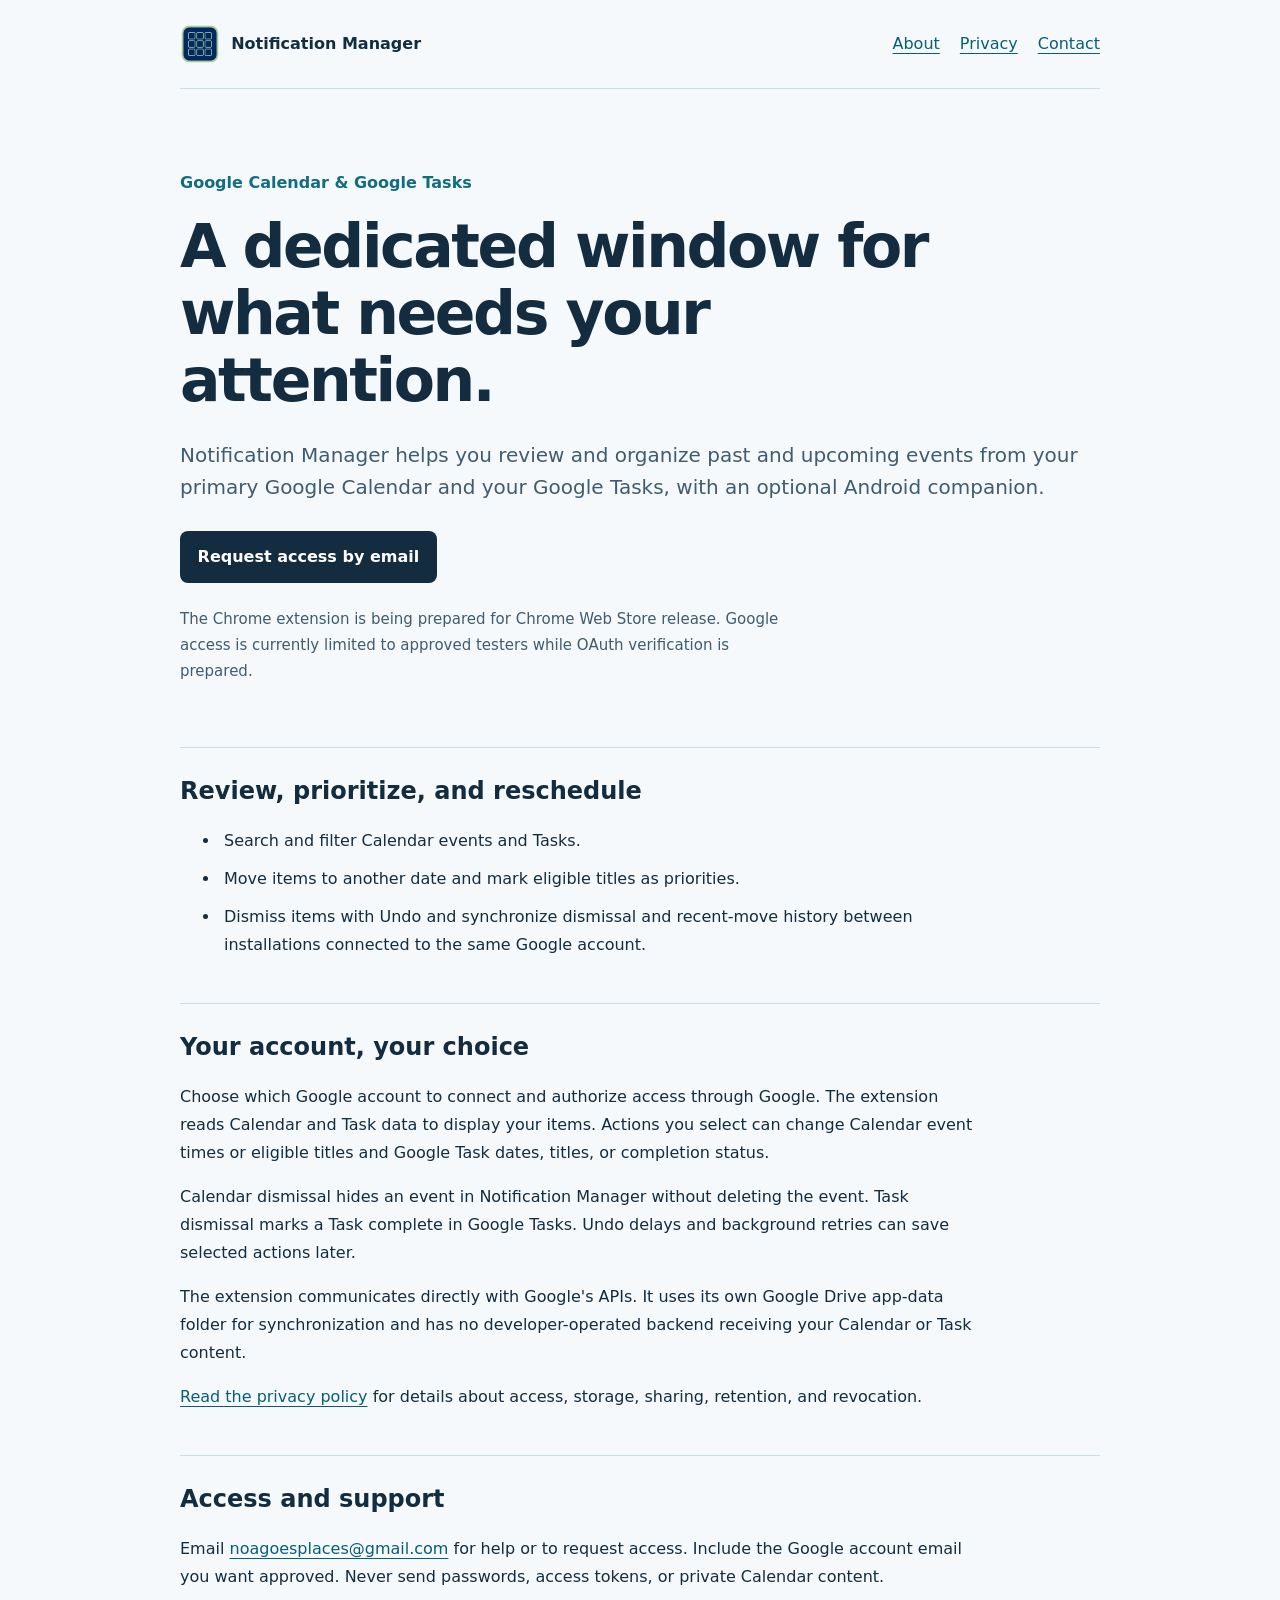
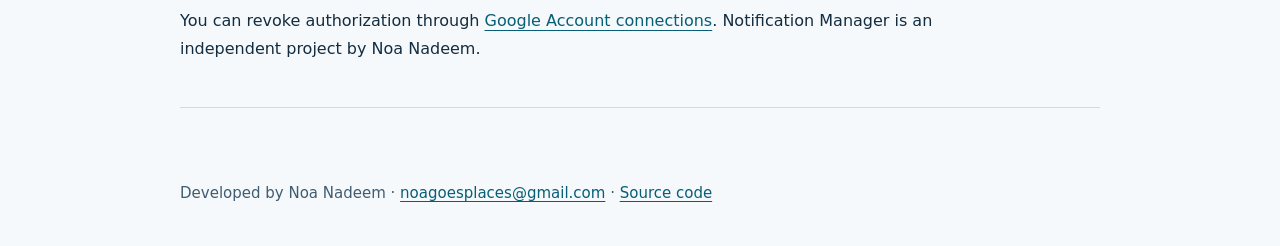
<file: website/public/index.html>
<!doctype html>
<html lang="en"><head><meta charset="utf-8"><meta name="viewport" content="width=device-width,initial-scale=1">
<meta name="google-site-verification" content="mrBBhHex5GeOYQMQz_U6K-GMrt7A_SNl7lJ9VkOSQeY">
<title>Notification Manager</title><meta name="description" content="Review and organize your primary Google Calendar and Google Tasks in a dedicated Chrome window.">
<link rel="icon" href="icon.png"><link rel="stylesheet" href="styles.css"></head>
<body><header><a class="brand" href="./"><img src="icon.png" width="40" height="40" alt="">Notification Manager</a><nav aria-label="Main navigation"><a href="./">About</a><a href="privacy.html">Privacy</a><a href="mailto:noagoesplaces@gmail.com">Contact</a></nav></header>
<main><section class="intro"><p class="eyebrow">Google Calendar &amp; Google Tasks</p><h1>A dedicated window for what needs your attention.</h1><p class="lead">Notification Manager helps you review and organize past and upcoming events from your primary Google Calendar and your Google Tasks, with an optional Android companion.</p><a class="button" href="mailto:noagoesplaces@gmail.com?subject=Notification%20Manager%20access%20request">Request access by email</a><p class="availability">The Chrome extension is being prepared for Chrome Web Store release. Google access is currently limited to approved testers while OAuth verification is prepared.</p></section>
<section><h2>Review, prioritize, and reschedule</h2><ul><li>Search and filter Calendar events and Tasks.</li><li>Move items to another date and mark eligible titles as priorities.</li><li>Dismiss items with Undo and synchronize dismissal and recent-move history between installations connected to the same Google account.</li></ul></section>
<section><h2>Your account, your choice</h2><p>Choose which Google account to connect and authorize access through Google. The extension reads Calendar and Task data to display your items. Actions you select can change Calendar event times or eligible titles and Google Task dates, titles, or completion status.</p><p>Calendar dismissal hides an event in Notification Manager without deleting the event. Task dismissal marks a Task complete in Google Tasks. Undo delays and background retries can save selected actions later.</p><p>The extension communicates directly with Google's APIs. It uses its own Google Drive app-data folder for synchronization and has no developer-operated backend receiving your Calendar or Task content.</p><p><a href="privacy.html">Read the privacy policy</a> for details about access, storage, sharing, retention, and revocation.</p></section>
<section><h2>Access and support</h2><p>Email <a href="mailto:noagoesplaces@gmail.com">noagoesplaces@gmail.com</a> for help or to request access. Include the Google account email you want approved. Never send passwords, access tokens, or private Calendar content.</p><p>You can revoke authorization through <a href="https://myaccount.google.com/connections">Google Account connections</a>. Notification Manager is an independent project by Noa Nadeem.</p></section></main><footer>Developed by Noa Nadeem · <a href="mailto:noagoesplaces@gmail.com">noagoesplaces@gmail.com</a> · <a href="https://github.com/NoaNadeem/notification_manager">Source code</a></footer></body></html>
</file>
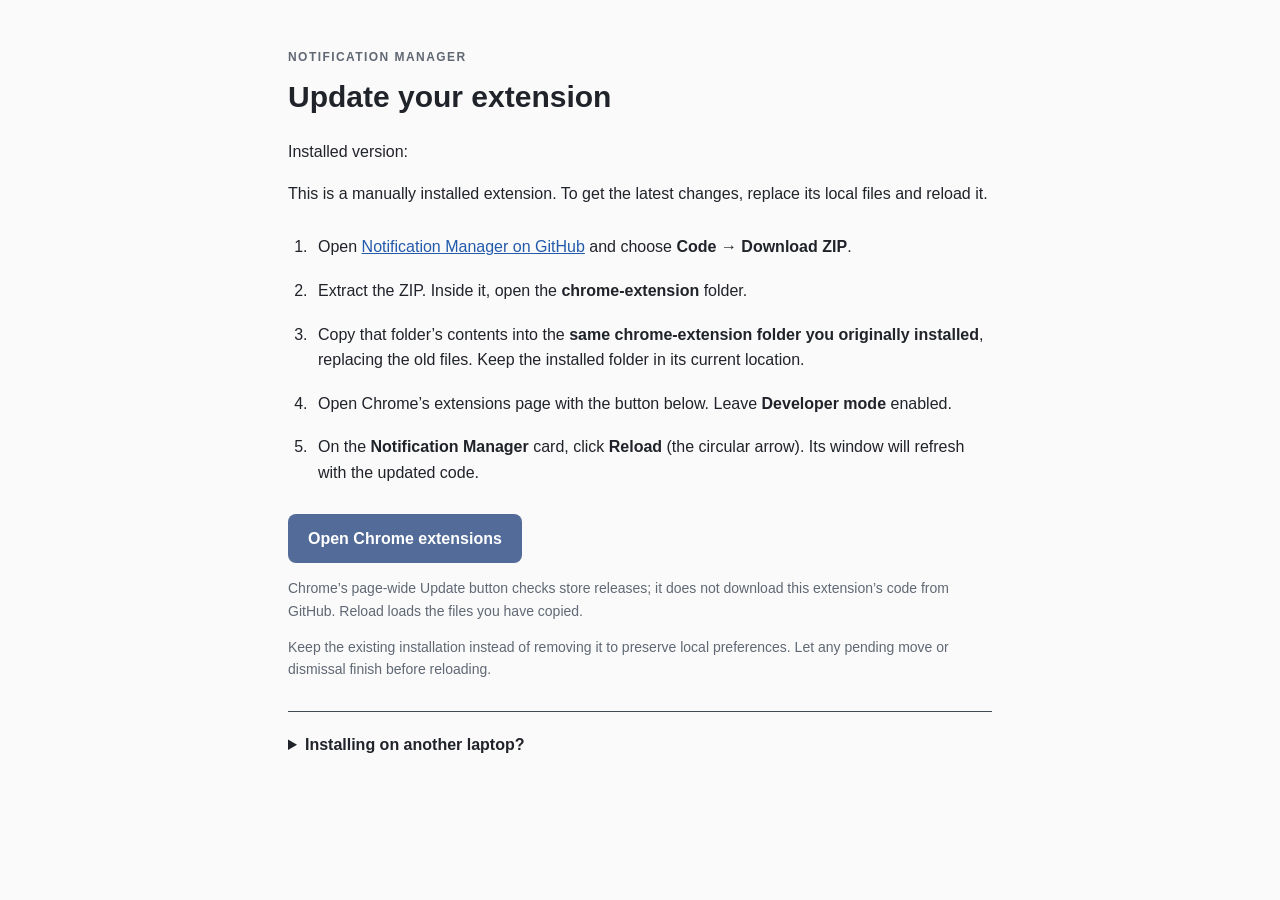
<file: chrome-extension/update.html>
<!doctype html>
<html lang="en">
<head>
  <meta charset="utf-8">
  <meta name="viewport" content="width=device-width, initial-scale=1">
  <title>Update Notification Manager</title>
  <link rel="stylesheet" href="update.css">
  <script type="module" src="update.js"></script>
</head>
<body>
  <main>
    <p class="eyebrow">NOTIFICATION MANAGER</p>
    <h1>Update your extension</h1>
    <p>Installed version: <strong id="version"></strong></p>
    <p>This is a manually installed extension. To get the latest changes, replace its local files and reload it.</p>
    <ol>
      <li>Open <a href="https://github.com/NoaNadeem/notification_manager" target="_blank" rel="noopener noreferrer">Notification Manager on GitHub</a> and choose <strong>Code → Download ZIP</strong>.</li>
      <li>Extract the ZIP. Inside it, open the <strong>chrome-extension</strong> folder.</li>
      <li>Copy that folder’s contents into the <strong>same chrome-extension folder you originally installed</strong>, replacing the old files. Keep the installed folder in its current location.</li>
      <li>Open Chrome’s extensions page with the button below. Leave <strong>Developer mode</strong> enabled.</li>
      <li>On the <strong>Notification Manager</strong> card, click <strong>Reload</strong> (the circular arrow). Its window will refresh with the updated code.</li>
    </ol>
    <button id="open-extensions" type="button">Open Chrome extensions</button>
    <p id="error" role="alert"></p>
    <p class="note">Chrome’s page-wide Update button checks store releases; it does not download this extension’s code from GitHub. Reload loads the files you have copied.</p>
    <p class="note">Keep the existing installation instead of removing it to preserve local preferences. Let any pending move or dismissal finish before reloading.</p>
    <details>
      <summary>Installing on another laptop?</summary>
      <p>Download and extract the same GitHub ZIP. Move the extracted folder to a permanent location, then open <code>chrome://extensions</code>, enable Developer mode, and choose <strong>Load unpacked</strong>. Select the <strong>chrome-extension</strong> folder that contains <code>manifest.json</code>.</p>
      <p>Use the Chrome profile for the same Google account as your phone. Open Notification Manager and connect Google. Dismissals and recent move history sync through Drive; local preferences must be set again.</p>
      <p>The extension ID should be <code>halmnakmjhbkchjgmbonmhadenodlhhd</code>.</p>
    </details>
  </main>
</body>
</html>
</file>
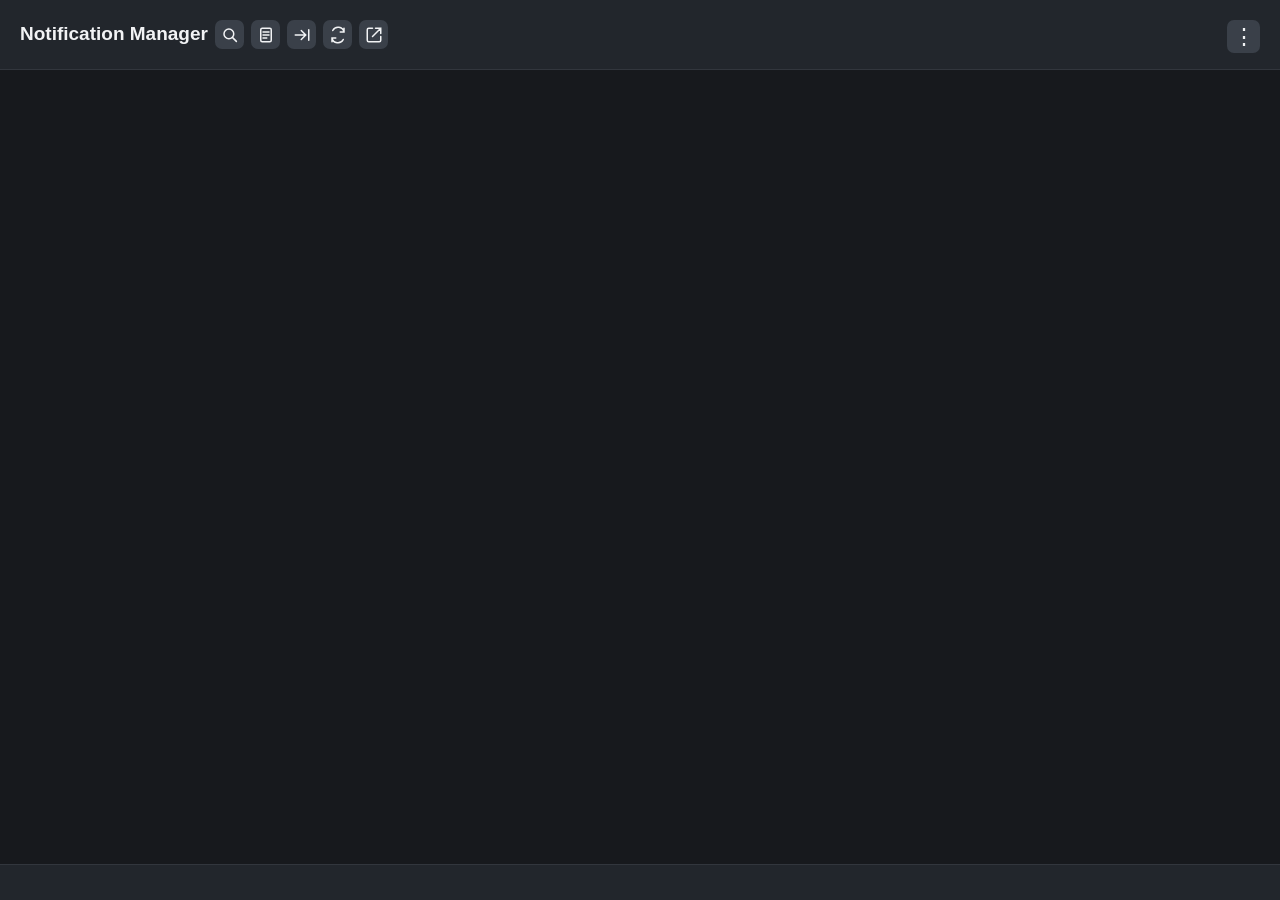
<file: chrome-extension/window.html>
<!doctype html>
<html lang="en">
<head>
  <meta charset="utf-8">
  <meta name="viewport" content="width=device-width, initial-scale=1">
  <title>Notification Manager</title>
  <link rel="stylesheet" href="window.css">
</head>
<body>
  <header>
    <div class="header-main">
      <div id="header-heading" class="header-heading">
        <span class="header-title">Notification Manager</span>
        <button id="search-toggle" class="icon-button search-icon" title="Search events" aria-label="Search events">
          <svg viewBox="0 0 24 24" aria-hidden="true"><circle cx="10.5" cy="10.5" r="6.5"></circle><path d="m15.5 15.5 5 5"></path></svg>
        </button>
        <button id="real-events-toggle" class="icon-button search-icon" title="Show real events only" aria-label="Show real events only" aria-pressed="false">
          <svg viewBox="0 0 24 24" aria-hidden="true"><rect x="5" y="3" width="14" height="18" rx="2"></rect><path d="M8 8h8M8 12h8M8 16h5"></path></svg>
        </button>
        <button id="move-to-now" class="icon-button search-icon" title="Move past personal items to now" aria-label="Move past personal items to now" disabled>
          <svg viewBox="0 0 24 24" aria-hidden="true"><path d="M17 12H3M11 18l6-6-6-6M21 5v14"></path></svg>
        </button>
        <button id="header-refresh" class="icon-button search-icon" title="Refresh events" aria-label="Refresh events">
          <svg viewBox="0 0 24 24" aria-hidden="true"><path d="M20 8a8 8 0 0 0-15-2M4 16a8 8 0 0 0 15 2M20 3v5h-5M4 21v-5h5"></path></svg>
        </button>
        <button id="open-in-tab" class="icon-button search-icon" title="Open in Chrome tab" aria-label="Open in Chrome tab">
          <svg viewBox="0 0 24 24" aria-hidden="true"><path d="M14 3h7v7M21 3l-11 11M10 3H5a2 2 0 0 0-2 2v14a2 2 0 0 0 2 2h14a2 2 0 0 0 2-2v-5"></path></svg>
        </button>
      </div>
      <div id="search-controls" hidden>
        <input id="search-query" type="search" placeholder="Search loaded events" aria-label="Search loaded events">
        <button id="search-close" class="icon-button" aria-label="Close search">×</button>
      </div>
      <div id="account" class="account"><span id="account-clock"></span><span id="sync-warning" class="sync-warning" role="status"></span><span id="save-warning" class="sync-warning" role="status"></span></div>
    </div>
    <button id="menu-toggle" class="icon-button" title="Menu" aria-label="Menu" aria-expanded="false">⋮</button>
    <nav id="menu" aria-label="Notification Manager settings" hidden>
      <button id="reconnect-google">Reconnect Google access</button>
      <button id="logout">⇥ &nbsp; Disconnect / Switch Chrome Profile</button>
      <div id="account-email" class="menu-account"></div>
      <button id="sync-open"><span id="sync-menu-label">Sync issues</span></button>
      <button id="retry-saves" hidden>Retry unsaved actions</button>
      <button id="recent-dismissals-open">Recent dismissals</button>
      <button id="recent-moves-open">Events recently moved</button>
      <button id="undo-last" title="Undo last action" disabled>↶ &nbsp; Undo last action</button>
      <button id="refresh">↻ &nbsp; Refresh events</button>
      <button id="presets-open">Window: <span id="preset-label">Current: 7 days back to today</span></button>
      <button id="estimate-storage" hidden>Estimate 1-year storage</button>
      <button id="day-move-toggle" title="Day buttons for short events without other attendees. Click to switch between 6am local time and exact 24-hour increments.">Small-event day moves: <span id="day-move-label">6am local</span></button>
      <button id="undo-time-open">Undo Time: <span id="undo-time-label">2 seconds</span></button>
      <button id="theme-toggle">Dark mode: On</button>
      <button id="skins-open">Skins</button>
      <button id="update-open">Update</button>
      <button id="request-access-menu">Request access</button>
    </nav>
  </header>
  <div id="notice" class="notice" role="status"></div>
  <div id="info" class="info" role="status"></div>
  <section id="connect-panel" class="connect-panel" hidden>
    <p>Connect this Chrome profile to access your Calendar, Tasks, and sync.</p>
    <div class="connect-actions">
      <button id="connect">Reconnect Google access</button>
      <button id="request-access" class="secondary">Request access</button>
    </div>
    <p class="access-help">Access is currently by invitation. Request approval for the Google account you want to connect.</p>
    <p id="request-access-status" class="access-help" role="status" aria-live="polite"></p>
  </section>
  <div id="pull-indicator" role="status" hidden></div>
  <main id="event-list" aria-label="Calendar events"></main>
  <footer><span id="count"></span></footer>
  <dialog id="presets-dialog">
    <h2>Review window</h2>
    <div id="preset-choices"></div>
    <button id="lookback-open">Custom lookback: <span id="lookback-label">7 days</span></button>
    <button id="lookahead-open">Custom lookahead: <span id="lookahead-label">0 days</span></button>
    <div class="dialog-actions"><button id="presets-cancel">Cancel</button></div>
  </dialog>
  <dialog id="sync-dialog">
    <h2>Sync details</h2>
    <p id="sync-detail" style="white-space:pre-line"></p>
    <div class="dialog-actions"><button id="sync-close">Close</button></div>
  </dialog>
  <dialog id="recent-dismissals-dialog">
    <h2>Recent dismissals</h2>
    <div id="recent-dismissals-list" aria-live="polite"></div>
    <div class="dialog-actions"><button id="recent-dismissals-close">Close</button></div>
  </dialog>
  <dialog id="recent-moves-dialog">
    <h2>Events recently moved</h2>
    <div id="recent-moves-list" aria-live="polite"></div>
    <div class="dialog-actions"><button id="recent-moves-close">Close</button></div>
  </dialog>
  <dialog id="lookback-dialog">
    <h2>Show past events</h2>
    <button data-days="7">Last 7 days</button>
    <button data-days="14">Last 14 days</button>
    <button data-days="30">Last 30 days</button>
    <label>Custom days (1–365) <input id="custom-lookback" type="number" min="1" max="365" step="1"></label>
    <div class="dialog-actions"><button id="lookback-cancel">Cancel</button><button id="lookback-apply">Apply</button></div>
  </dialog>
  <dialog id="lookahead-dialog">
    <h2>Show upcoming events</h2>
    <button data-ahead-days="0">Through today</button>
    <button data-ahead-days="1">Through tomorrow</button>
    <button data-ahead-days="3">Through 3 days ahead</button>
    <button data-ahead-days="7">Through 7 days ahead</button>
    <button data-ahead-days="14">Through 14 days ahead</button>
    <button data-ahead-days="30">Through 30 days ahead</button>
    <label>Custom days (0–36500) <input id="custom-lookahead" type="number" min="0" max="36500" step="1"></label>
    <div class="dialog-actions"><button id="lookahead-cancel">Cancel</button><button id="lookahead-apply">Apply</button></div>
  </dialog>
  <dialog id="undo-time-dialog">
    <form id="undo-time-form" novalidate>
      <h2>Event Undo Time</h2>
      <p>0 saves immediately. Header Undo keeps the last action without a timer.</p>
      <label>Seconds (0–30) <input id="undo-seconds" type="number" min="0" max="30" step="1" required autofocus></label>
      <p id="undo-time-error" class="notice" role="alert"></p>
      <div class="dialog-actions"><button id="undo-time-cancel" type="button">Cancel</button><button type="submit">Save</button></div>
    </form>
  </dialog>
  <dialog id="skins-dialog">
    <h2>Skins</h2>
    <label>Theme <select id="skin-name"><option>Green</option><option>Blue</option><option>Purple</option><option>Rose</option></select></label>
    <div class="dialog-actions"><button id="skins-cancel">Cancel</button><button id="skins-apply">Apply</button></div>
  </dialog>
  <dialog id="calendar-dialog">
    <div class="calendar-input-row">
      <button id="time-toggle" type="button" aria-label="Choose move time" title="Choose move time">
        <svg viewBox="0 0 24 24" aria-hidden="true"><circle cx="12" cy="12" r="9"/><path d="M12 6v6l4 3"/></svg>
      </button>
      <input id="time-picker" type="time" aria-label="Move event to time" hidden>
      <input id="date-picker" type="date" aria-label="Move event to date">
    </div>
  </dialog>
  <script type="module" src="window.js"></script>
</body>
</html>
</file>
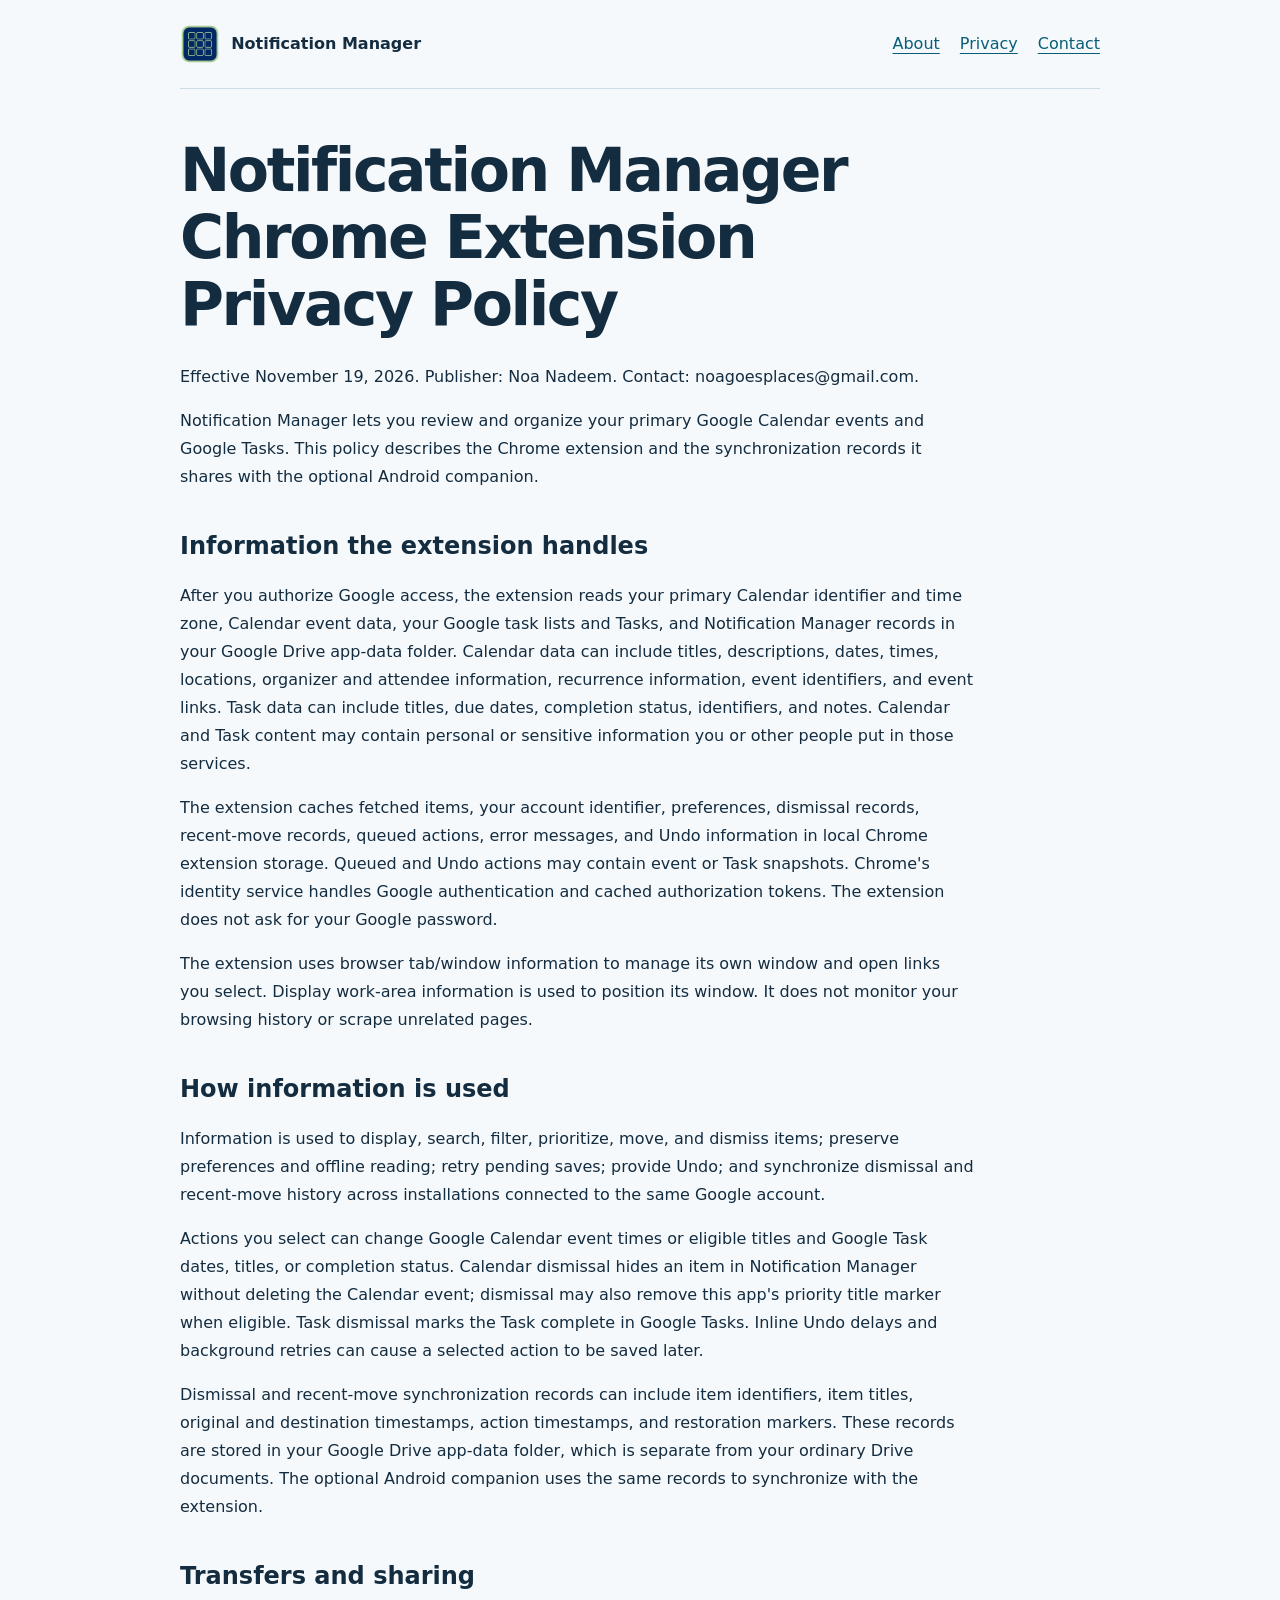
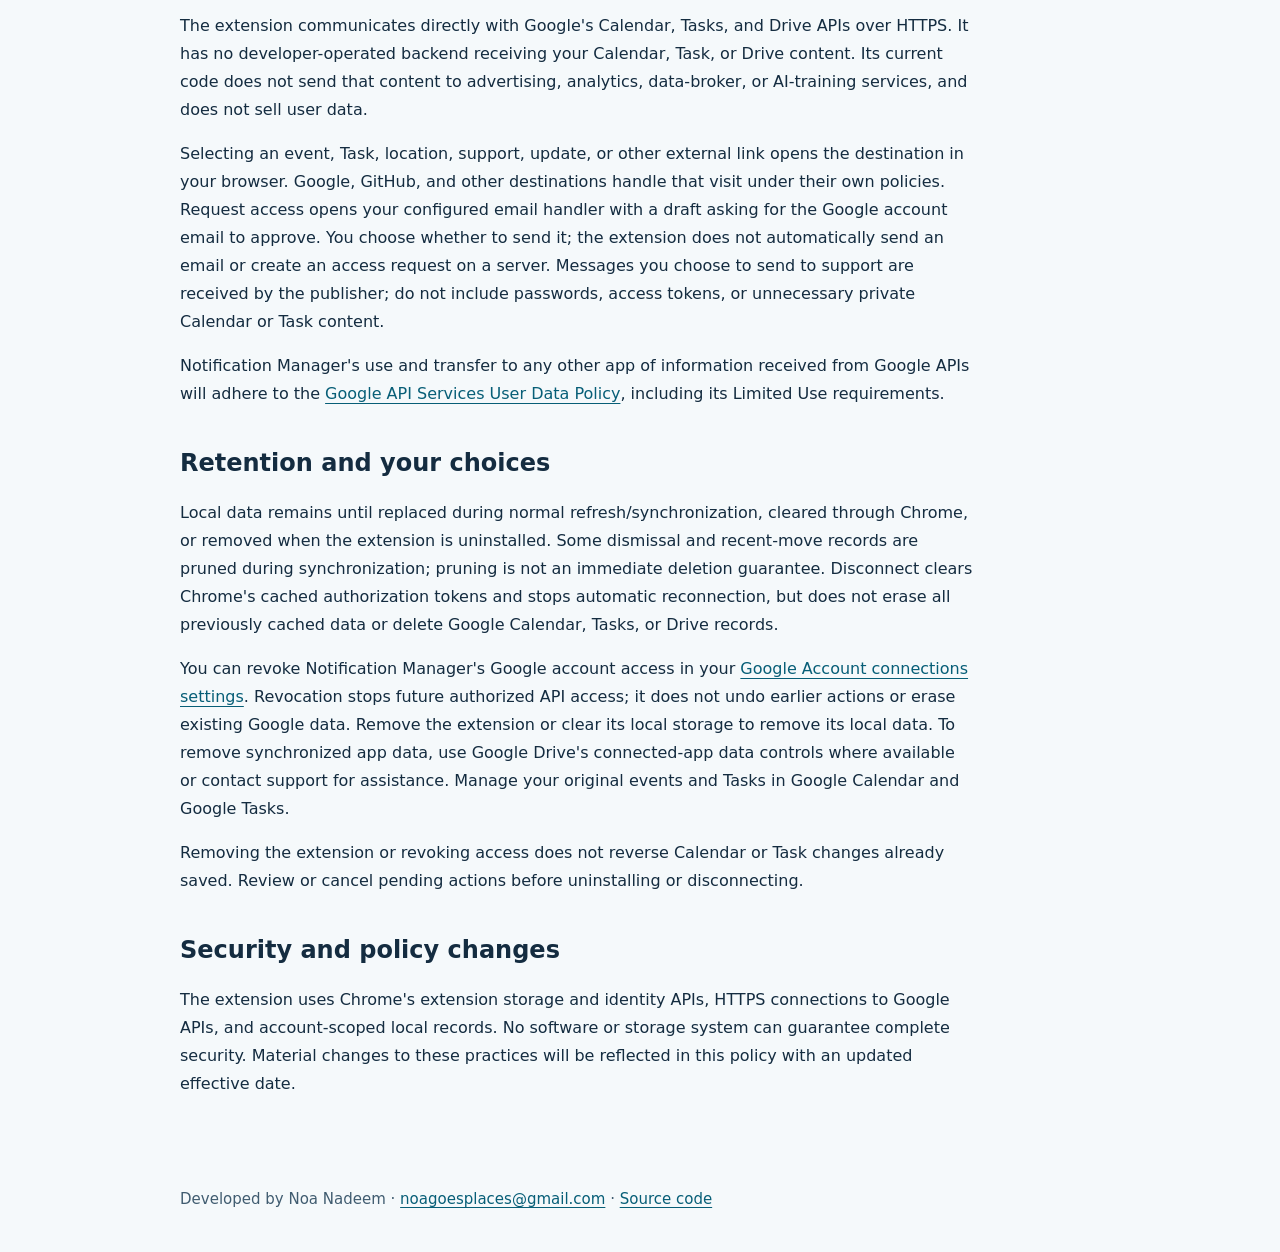
<file: website/public/privacy.html>
<!doctype html>
<html lang="en"><head><meta charset="utf-8"><meta name="viewport" content="width=device-width,initial-scale=1">
<meta name="google-site-verification" content="mrBBhHex5GeOYQMQz_U6K-GMrt7A_SNl7lJ9VkOSQeY">
<title>Notification Manager Privacy Policy</title><meta name="description" content="How the Notification Manager Chrome extension handles Google Calendar, Tasks, and app-data synchronization records.">
<link rel="icon" href="icon.png"><link rel="stylesheet" href="styles.css"></head>
<body><header><a class="brand" href="./"><img src="icon.png" width="40" height="40" alt="">Notification Manager</a><nav aria-label="Main navigation"><a href="./">About</a><a href="privacy.html">Privacy</a><a href="mailto:noagoesplaces@gmail.com">Contact</a></nav></header>
<main><h1>Notification Manager Chrome Extension Privacy Policy</h1>
<p>Effective November 19, 2026. Publisher: Noa Nadeem. Contact: noagoesplaces@gmail.com.</p>
<p>Notification Manager lets you review and organize your primary Google Calendar events and Google Tasks. This policy describes the Chrome extension and the synchronization records it shares with the optional Android companion.</p>
<h2>Information the extension handles</h2>
<p>After you authorize Google access, the extension reads your primary Calendar identifier and time zone, Calendar event data, your Google task lists and Tasks, and Notification Manager records in your Google Drive app-data folder. Calendar data can include titles, descriptions, dates, times, locations, organizer and attendee information, recurrence information, event identifiers, and event links. Task data can include titles, due dates, completion status, identifiers, and notes. Calendar and Task content may contain personal or sensitive information you or other people put in those services.</p>
<p>The extension caches fetched items, your account identifier, preferences, dismissal records, recent-move records, queued actions, error messages, and Undo information in local Chrome extension storage. Queued and Undo actions may contain event or Task snapshots. Chrome&#x27;s identity service handles Google authentication and cached authorization tokens. The extension does not ask for your Google password.</p>
<p>The extension uses browser tab/window information to manage its own window and open links you select. Display work-area information is used to position its window. It does not monitor your browsing history or scrape unrelated pages.</p>
<h2>How information is used</h2>
<p>Information is used to display, search, filter, prioritize, move, and dismiss items; preserve preferences and offline reading; retry pending saves; provide Undo; and synchronize dismissal and recent-move history across installations connected to the same Google account.</p>
<p>Actions you select can change Google Calendar event times or eligible titles and Google Task dates, titles, or completion status. Calendar dismissal hides an item in Notification Manager without deleting the Calendar event; dismissal may also remove this app&#x27;s priority title marker when eligible. Task dismissal marks the Task complete in Google Tasks. Inline Undo delays and background retries can cause a selected action to be saved later.</p>
<p>Dismissal and recent-move synchronization records can include item identifiers, item titles, original and destination timestamps, action timestamps, and restoration markers. These records are stored in your Google Drive app-data folder, which is separate from your ordinary Drive documents. The optional Android companion uses the same records to synchronize with the extension.</p>
<h2>Transfers and sharing</h2>
<p>The extension communicates directly with Google&#x27;s Calendar, Tasks, and Drive APIs over HTTPS. It has no developer-operated backend receiving your Calendar, Task, or Drive content. Its current code does not send that content to advertising, analytics, data-broker, or AI-training services, and does not sell user data.</p>
<p>Selecting an event, Task, location, support, update, or other external link opens the destination in your browser. Google, GitHub, and other destinations handle that visit under their own policies. Request access opens your configured email handler with a draft asking for the Google account email to approve. You choose whether to send it; the extension does not automatically send an email or create an access request on a server. Messages you choose to send to support are received by the publisher; do not include passwords, access tokens, or unnecessary private Calendar or Task content.</p>
<p>Notification Manager&#x27;s use and transfer to any other app of information received from Google APIs will adhere to the <a href="https://developers.google.com/terms/api-services-user-data-policy">Google API Services User Data Policy</a>, including its Limited Use requirements.</p>
<h2>Retention and your choices</h2>
<p>Local data remains until replaced during normal refresh/synchronization, cleared through Chrome, or removed when the extension is uninstalled. Some dismissal and recent-move records are pruned during synchronization; pruning is not an immediate deletion guarantee. Disconnect clears Chrome&#x27;s cached authorization tokens and stops automatic reconnection, but does not erase all previously cached data or delete Google Calendar, Tasks, or Drive records.</p>
<p>You can revoke Notification Manager&#x27;s Google account access in your <a href="https://myaccount.google.com/connections">Google Account connections settings</a>. Revocation stops future authorized API access; it does not undo earlier actions or erase existing Google data. Remove the extension or clear its local storage to remove its local data. To remove synchronized app data, use Google Drive&#x27;s connected-app data controls where available or contact support for assistance. Manage your original events and Tasks in Google Calendar and Google Tasks.</p>
<p>Removing the extension or revoking access does not reverse Calendar or Task changes already saved. Review or cancel pending actions before uninstalling or disconnecting.</p>
<h2>Security and policy changes</h2>
<p>The extension uses Chrome&#x27;s extension storage and identity APIs, HTTPS connections to Google APIs, and account-scoped local records. No software or storage system can guarantee complete security. Material changes to these practices will be reflected in this policy with an updated effective date.</p></main><footer>Developed by Noa Nadeem · <a href="mailto:noagoesplaces@gmail.com">noagoesplaces@gmail.com</a> · <a href="https://github.com/NoaNadeem/notification_manager">Source code</a></footer></body></html>
</file>
<file: website/public/styles.css>
:root{color-scheme:light;--ink:#142c40;--muted:#405c70;--accent:#126d82;--line:#cbdde5}*{box-sizing:border-box}body{margin:0;background:#f5f9fb;color:var(--ink);font:1rem/1.75 system-ui,-apple-system,sans-serif}a{color:#075e77;text-underline-offset:.22em}a:hover{color:#003e51}a:focus-visible{outline:3px solid #b65a00;outline-offset:5px}header,main,footer{width:min(100% - 3rem,920px);margin:auto}header{padding:1.5rem 0;display:flex;justify-content:space-between;align-items:center;gap:1.5rem;border-bottom:1px solid var(--line)}.brand{display:flex;align-items:center;gap:.7rem;font-weight:750;text-decoration:none;color:var(--ink)}.brand img{border-radius:10px}nav{display:flex;gap:1.25rem;flex-wrap:wrap}nav a{font-size:1rem}main{padding:2rem 0 3rem}section{padding:1.75rem 0;border-bottom:1px solid var(--line)}.intro{padding:2rem 0 3rem}h1{font-size:clamp(2rem,5vw,3.75rem);line-height:1.12;letter-spacing:-.04em;max-width:820px;margin:1rem 0 1.5rem}h2{font-size:1.5rem;line-height:1.3;margin-top:2.5rem}section h2{margin-top:0}p,li{max-width:78ch}.lead{font-size:1.25rem;line-height:1.6;color:var(--muted)}.eyebrow{font-weight:700;color:var(--accent)}.button{display:inline-block;padding:.75rem 1.1rem;background:var(--ink);color:white;border-radius:8px;text-decoration:none;font-weight:650;margin:.5rem 0}.button:hover{background:var(--accent);color:white}.availability{color:var(--muted);font-size:.9375rem;max-width:65ch}li{padding-left:.25rem;margin:.6rem 0}footer{padding:1.5rem 0 2.5rem;font-size:.9375rem;color:var(--muted)}@media(max-width:600px){header{align-items:flex-start;flex-direction:column;gap:1rem}header,main,footer{width:calc(100% - 2rem)}nav{gap:1rem}main{padding-top:1rem}.intro{padding-top:1rem}}
</file>
<file: chrome-extension/update.css>
:root { color-scheme: light dark; font:16px/1.6 -apple-system,BlinkMacSystemFont,"Segoe UI",sans-serif; background:#17191d; color:#f2f3f5; }
* { box-sizing:border-box; }
body { margin:0; }
main { max-width:760px; margin:48px auto; padding:0 28px 48px; }
.eyebrow { color:#a8adb7; font-size:12px; font-weight:700; letter-spacing:.12em; }
h1 { font-size:30px; line-height:1.2; margin:12px 0 24px; }
a { color:#a8c8ff; }
li { padding-left:6px; margin:0 0 18px; }
ol { padding-left:24px; margin:28px 0; }
button { font:inherit; font-weight:700; border:0; border-radius:8px; padding:12px 20px; color:white; background:#526b98; cursor:pointer; }
button:hover { background:#637eae; }
button:focus-visible,a:focus-visible,summary:focus-visible { outline:3px solid #a8c8ff; outline-offset:4px; }
.note { color:#b9bec8; font-size:14px; }
#error { color:#ffb4ab; }
#error:empty { display:none; }
details { border-top:1px solid #454b55; padding-top:20px; margin-top:30px; }
summary { cursor:pointer; font-weight:700; }
code { overflow-wrap:anywhere; }
@media (prefers-color-scheme:light) {
  :root { background:#fafafa; color:#202329; }
  a { color:#235aab; }
  .eyebrow,.note { color:#606874; }
  #error { color:#a52222; }
}
</file>
<file: chrome-extension/window.css>
:root { color-scheme: dark; font: 14px -apple-system, BlinkMacSystemFont, "Segoe UI", sans-serif; background: #17191d; color: #f2f3f5; }
* { box-sizing: border-box; }
body { margin: 0; height: 100vh; min-height: 390px; display: flex; flex-direction: column; overflow: hidden; }
button, select { font: inherit; }
button { cursor: pointer; }
header { padding: 20px 20px 15px; display: flex; justify-content: space-between; gap: 12px; align-items: center; border-bottom: 1px solid #32363d; }
h1 { font-size: 21px; line-height: 1.2; margin: 0 0 5px; font-weight: 700; }
.account, .age, .count, footer { color: #a8adb7; font-size: 12px; }
.icon-button { background: #343941; color: #f5f5f5; border: 0; border-radius: 7px; width: 33px; height: 33px; font-size: 22px; }
.icon-button:hover, .tile:hover { background: #555d68; }
.notice { padding: 0 20px; color: var(--error); white-space: pre-wrap; }
.notice:not(:empty) { padding-top: 10px; padding-bottom: 10px; border-bottom: 1px solid #4a3232; }
.connect-panel { padding: 20px; }
.connect-panel button { background: #637aa4; color: white; border: 0; border-radius: 6px; padding: 9px 12px; }
main { flex: 1; min-height: 0; overflow-y: auto; overflow-x: hidden; padding: 8px 12px 18px; }
#pull-indicator { padding:7px 12px; text-align:center; color:var(--muted); background:var(--panel); font-size:12px; }
main.pulling { user-select:none; cursor:grabbing; }
.empty { text-align: center; color: #a8adb7; margin: 38px 8px; }
.event { position: relative; border-radius: 8px; padding: 10px 8px 10px 10px; border-bottom: 1px solid #30343a; }
.event:hover, .event:focus-within { background: #22262c; }
.event-top { display: flex; gap: 10px; align-items: flex-start; }
.details { flex: 1; min-width: 0; }
.title { color: #f4f6fa; font-size: 14px; font-weight: 700; line-height: 1.35; text-decoration: none; overflow-wrap: anywhere; }
.title:hover { text-decoration: underline; }
.age { margin-top: 4px; }
.location { display: block; font-size: 12px; color: #9cb8e9; margin-top: 6px; text-decoration: none; text-overflow: ellipsis; overflow: hidden; white-space: nowrap; }
.location:hover { text-decoration: underline; }
.actions { display: flex; gap: 5px; flex-shrink: 0; align-items: center; }
.tile { min-width: 37px; height: 31px; padding: 0 7px; border: 0; border-radius: 6px; color: #f0f1f2; background: #3a4049; font-size: 12px; font-weight: 700; }
.tile.primary { background: #4a515b; }
.tile:disabled { opacity: .28; cursor: default; }
.tile.danger { background: #594343; }
.event.busy { opacity: .6; pointer-events: none; }
footer { display: flex; align-items: center; justify-content: space-between; border-top: 1px solid #32363d; padding: 10px 20px; }
select { background: #343941; border: 0; border-radius: 5px; color: #f4f4f4; padding: 4px; }
#calendar-dialog .calendar-input-row { display:flex; align-items:center; justify-content:center; gap:8px; }
#calendar-dialog .calendar-input-row input { width:auto; min-width:120px; margin:0; }
#calendar-dialog #time-toggle { display:grid; place-items:center; width:40px; height:40px; padding:6px; flex:none; border:1px solid var(--border); border-radius:6px; color:var(--text); background:var(--tile); cursor:pointer; }
#calendar-dialog #time-toggle svg { width:27px; height:27px; fill:none; stroke:currentColor; stroke-width:2; stroke-linecap:round; stroke-linejoin:round; }

/* Desktop parity: menu, search, theme, and an action ribbon within its event. */
:root { --bg:#17191d; --panel:#22262c; --panel-strong:#30343b; --border:#32363d; --text:#f2f3f5; --muted:#a8adb7; --tile:#3a4049; --tile-main:#4a515b; --tile-hover:#555d68; --link:#9cb8e9; --error:var(--dot-color,#79B590); --danger:#594343; }
:root.light { color-scheme:light; --bg:#fafafa; --panel:#f1f2f4; --panel-strong:#e5e8ed; --border:#d9dde3; --text:#202329; --muted:#606874; --tile:#e1e5ea; --tile-main:#d3d9e1; --tile-hover:#c8d1dd; --link:#235aab; --error:var(--dot-color,#397A51); --danger:#edcccc; }
[hidden] { display:none !important; }
body { background:var(--bg); color:var(--text); }
header,footer { background:var(--panel); }
header { position:relative; align-items:flex-start; border-color:var(--border); }
.header-main { flex:1; min-width:0; }
.header-heading { display:flex; align-items:center; gap:7px; margin-bottom:5px; }
.header-title { color:var(--text); font-size:19px; line-height:1.2; font-weight:700; }
.search-icon { display:grid; place-items:center; width:29px; height:29px; font-size:initial; }
.search-icon svg { width:18px; height:18px; fill:none; stroke:currentColor; stroke-width:2; stroke-linecap:round; }
#real-events-toggle[aria-pressed="true"] { color:var(--link); box-shadow:inset 0 0 0 2px var(--link); }
.account,.age,footer { color:var(--muted); }
#search-controls { display:flex; gap:6px; margin-bottom:6px; }
#search-query { min-width:0; flex:1; background:var(--panel); color:var(--text); border:1px solid var(--border); border-radius:6px; padding:5px 7px; }
.icon-button { background:var(--tile); color:var(--text); flex:none; }
.icon-button:hover,.tile:hover { background:var(--tile-hover); }
#menu { position:absolute; right:15px; top:55px; z-index:20; min-width:248px; max-width:min(360px,calc(100vw - 30px)); max-height:calc(100vh - 70px); overflow-y:auto; background:var(--panel-strong); border:1px solid var(--border); border-radius:8px; padding:5px; box-shadow:0 9px 22px #0005; }
#menu button { display:block; width:100%; text-align:left; padding:9px 10px; color:var(--text); border:0; border-radius:5px; background:none; }
#menu button:hover { background:var(--tile-hover); }
#menu button.has-issues { color:var(--error); }
#presets-open { white-space:nowrap; overflow:hidden; text-overflow:ellipsis; }
.account { display:flex; flex-wrap:wrap; column-gap:12px; row-gap:4px; align-items:baseline; }
#account-clock { white-space:nowrap; }
.sync-warning { color:var(--error); font-size:12px; min-width:0; overflow-wrap:anywhere; }
.sync-warning:empty { display:none; }
.notice,.info { padding:0 20px; white-space:pre-wrap; overflow-wrap:anywhere; user-select:text; font-size:12px; }
.notice { color:var(--error); }
.info { color:var(--muted); }
.notice:not(:empty),.info:not(:empty) { padding-top:9px; padding-bottom:9px; border-bottom:1px solid var(--border); }
.connect-panel button,.search-calendar { background:#637aa4; color:white; border:0; border-radius:6px; padding:9px 12px; }
.event { border-color:var(--border); }
.later-divider { display:flex; align-items:center; gap:12px; margin:13px 20px 6px; color:var(--dot-color); font-size:12px; font-weight:600; }
.later-divider::before,.later-divider::after { content:""; flex:1; border-top:1px solid var(--dot-color); }
.empty { color:var(--muted); }
.event:hover,.event:focus-within { background:var(--panel); }
.title-line { display:flex; align-items:flex-start; min-width:0; }
.title-line .old-dot { flex:none; margin-top:5px; }
.title-line .title { display:-webkit-box; -webkit-box-orient:vertical; -webkit-line-clamp:3; line-clamp:3; overflow:hidden; min-width:0; }
.title { color:var(--text); }
.location { color:var(--link); }
.tile { background:var(--tile); color:var(--text); }
.tile.primary { background:var(--tile-main); }
.tile.danger { background:var(--dismiss-bg); }
.tile.undo { min-width:52px; height:40px; }
.tile.saving { min-width:37px; font-size:10px; padding:0 3px; }
.event.pending .title { opacity:.35; pointer-events:none; }
.event.pending .location { display:none; }
.search-calendar { display:block; margin:18px auto 12px; }
.search-heading { margin:22px 8px 6px; color:var(--muted); font-size:13px; font-weight:600; }
.search-result { padding:10px 8px; border-bottom:1px solid var(--border); }
.search-result a { color:var(--text); font-weight:700; text-decoration:none; }
.search-result a:hover { text-decoration:underline; }
.search-result small { display:block; margin-top:4px; color:var(--muted); }
footer { border-color:var(--border); min-height:36px; }
dialog { width:min(440px,calc(100% - 40px)); border:1px solid var(--border); border-radius:9px; background:var(--panel); color:var(--text); padding:16px; box-shadow:0 12px 30px #0006; }
dialog::backdrop { background:#0008; }
dialog h2 { margin:0 0 12px; font-size:17px; }
dialog button[data-days],dialog button[data-ahead-days],#preset-choices button,#presets-dialog > button,#sync-dialog > button { display:block; width:100%; padding:8px; margin:3px 0; text-align:left; color:var(--text); background:var(--tile); border:0; border-radius:5px; }
#presets-dialog,#sync-dialog,#recent-dismissals-dialog,#recent-moves-dialog { max-height:calc(100vh - 30px); overflow-y:auto; }
#recent-dismissals-list,#recent-moves-list { max-height:60vh; overflow-y:auto; }
.recent-dismissal { padding:9px 0; border-bottom:1px solid var(--border); overflow-wrap:anywhere; }
.recent-dismissal small { display:block; margin-top:3px; color:var(--muted); }
#lookahead-dialog { max-height:calc(100vh - 30px); overflow-y:auto; }
#sync-detail { overflow-wrap:anywhere; }
dialog label { display:block; margin-top:12px; }
dialog input { width:95px; margin-left:8px; padding:5px; color:var(--text); background:var(--bg); border:1px solid var(--border); border-radius:5px; }
.dialog-actions { display:flex; justify-content:flex-end; gap:7px; margin-top:14px; }
.dialog-actions button { padding:6px 10px; color:var(--text); background:var(--tile); border:0; border-radius:5px; }
.menu-account { padding:0 10px 9px; color:var(--muted); font-size:12px; overflow-wrap:anywhere; }
.event,.search-result { background:var(--event-bg,transparent); }
.event:not(.emphasized):hover,.event:not(.emphasized):focus-within { background:var(--event-bg,var(--panel)); }
.event.emphasized, .event.emphasized:hover, .event.emphasized:focus-within { background:var(--emphasized-bg); }
.search-result.emphasized { background:var(--emphasized-bg); border-radius:8px; }
.old-dot { display:inline-block; width:9px; height:9px; border-radius:50%; margin-right:7px; background:var(--dot-color); vertical-align:1px; }
header,footer { background:var(--panel-custom,var(--panel)); }
.title,.search-result a { color:var(--title-custom,var(--text)); }
.tile,.tile.primary,.icon-button { background:var(--tile-custom,var(--tile)); }
.tile.danger { background:var(--dismiss-bg); }
.tile:hover,.icon-button:hover { background:var(--tile-hover); }
#skins-dialog select { display:block; width:100%; margin:8px 0 0; color:var(--text); background:var(--bg); border:1px solid var(--border); padding:8px; }

#header-undo:disabled { opacity: .35; cursor: default; }
.header-title { min-width: 0; overflow: hidden; text-overflow: ellipsis; white-space: nowrap; }

/* Reserve the action row so revealing it never shifts the title or event height. */
@media (hover:hover) and (pointer:fine) {
  .event:not(.pending) .actions { opacity:0; pointer-events:none; }
  .event:hover .actions, .event:focus-within .actions { opacity:1; pointer-events:auto; }
}
.event-top { align-items:center; }
.event-top > .actions { justify-content:flex-end; gap:4px; }
.event-top > .actions > .tile { width:42px; min-width:0; height:40px; padding:0; font-size:15px; }
.event-top > .actions > .tile.undo { width:auto; min-width:52px; padding:0 7px; }
@media (max-width:600px) {
  .event-top > .actions > .tile { width:32px; font-size:13px; }
}
@media (max-width:450px) {
  .event-top { gap:7px; }
  .event-top > .actions { gap:3px; }
  .event-top > .actions > .tile { width:25px; font-size:12px; }
}

.location:not([href]):hover { text-decoration:none; }


.account.saving-action #account-clock, .account.saving-action #sync-warning { display: none; }
.account.saving-action #save-warning { flex-basis: 100%; font-size: 13px; }

.priority-star { color: var(--dot-color); font-size: 18px; line-height: 1.05; margin-right: 7px; flex-shrink: 0; }

.empty.further-ahead-heading { color:var(--text); font-size:16px; font-weight:800; }

.connect-actions { display:flex; flex-wrap:wrap; gap:10px; }
.connect-panel button.secondary { background:var(--tile); color:var(--text); }
.connect-panel button:focus-visible { outline:2px solid var(--link); outline-offset:3px; }
.access-help { color:var(--muted); font-size:13px; line-height:1.5; max-width:680px; overflow-wrap:anywhere; user-select:text; }
#request-access-status:empty { display:none; }
</file>
